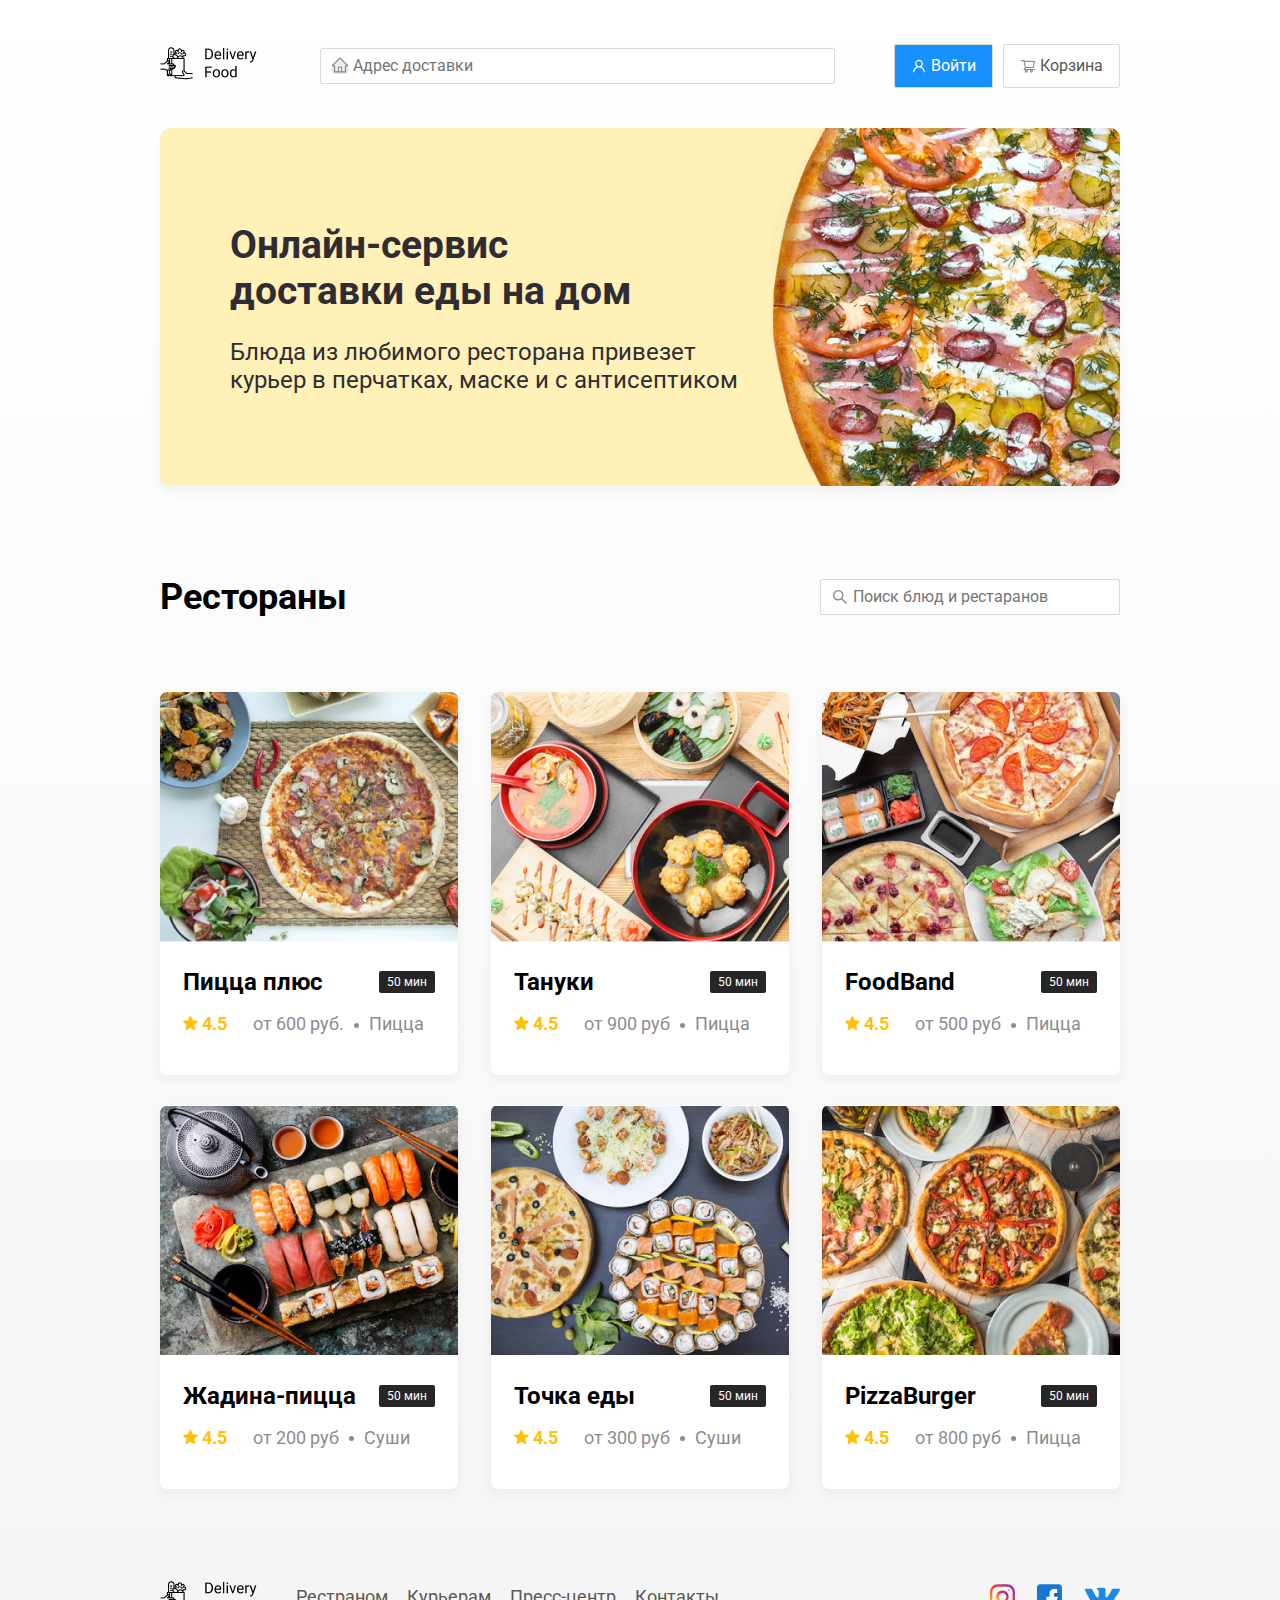
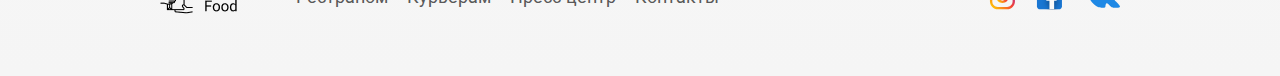
<file: index.html>
<!DOCTYPE html>
<html lang="en">
<head>
    <meta charset="UTF-8">
    <meta name="viewport" content="width=device-width, initial-scale=1.0">    
    <link href="https://fonts.googleapis.com/css2?family=Roboto:wght@400;700&display=swap" rel="stylesheet">
    <link rel="stylesheet" href="/style/normalize.css">
    <link rel="stylesheet" href="/style/style.css">
    <title>Delivery food</title>
</head>
<body>
    <div class="container">
        <header class="header"> 
            <a href="index.html" class="logo"><img src="/img/logo.png" alt="logo" > </a>
            <input type="text" placeholder="Адрес доставки" class="input input-adress" >              
            <div class="buttons">
                <button class="button button-primary">
                <img class="button-icon" src="/img/icon enter.svg" alt="вход">
                <span class="button-text">Войти</span>
                </button>
                <button class="button"> 
                <img class="button-icon" src="/img/icon basket.svg" alt="корзина">
                <span class="button-text">Корзина</span>
                </button>
            </div>            
        </header>
        <main class="main">
            <div class="container">
                <section class="promo">
                    <h1 class="promo-title">Онлайн-сервис <br> доставки еды на дом</h1>
                    <p class="promo-text">Блюда из любимого ресторана привезет курьер в перчатках, маске и с антисептиком</p>
                </section>
                <section class="restaraunts">
                    <div class="section-heading">
                        <h2 class="section-title">Рестораны</h2>
                        <input type="text" class="input input-search" placeholder="Поиск блюд и рестаранов">
                    </div>        
                <div class="cards">
                    <a href="restaurant.html" class="card">
                        <img src="/img/cards/image1.jpg" alt="" class="card-image">
                        <div class="card-text">
                            <div class="card-heading">
                                <h3 class="card-title">Пицца плюс</h3>
                                <span class="card-tag tag"> 50 мин</span>
                            </div>
                            <!-- /.card-heading -->
                            <div class="card-info">
                                <div class="rating">
                                    <img src="/img/cards/reting.svg" alt="">
                                    4.5</div>
                                <div class="price">от 600 руб.</div>
                                <div class="category">Пицца</div>
                            </div>
                            <!-- /.card-info -->
                        </div>
                        <!-- /.card-text -->
                    </a>
                    <!-- /.card -->
                    <a href="#" class="card">
                        <img src="/img/cards/image2.jpg" alt="" class="card-image">
                        <div class="card-text">
                            <div class="card-heading">
                                <h3 class="card-title">Тануки</h3>
                                <span class="card-tag tag">50 мин</span>
                            </div>
                            <!-- /.card-heading -->
                            <div class="card-info">
                                <div class="rating">
                                    <img src="/img/cards/reting.svg" alt="">
                                    4.5</div>
                                <div class="price">от 900 руб</div>
                                <div class="category">Пицца</div>
                            </div>
                            <!-- /.card-info -->
                        </div>
                        <!-- /.card-text -->
                    </a>
                    <!-- /.card -->
                    <a href="#" class="card">
                        <img src="/img/cards/image3.jpg" alt="" class="card-image">
                        <div class="card-text">
                            <div class="card-heading">
                                <h3 class="card-title">FoodBand</h3>
                                <span class="card-tag tag"> 50 мин</span>
                            </div>
                            <!-- /.card-heading -->
                            <div class="card-info">
                                <div class="rating">
                                    <img src="/img/cards/reting.svg" alt="">
                                    4.5</div>
                                <div class="price">от 500 руб</div>
                                <div class="category">Пицца</div>
                            </div>
                            <!-- /.card-info -->
                        </div>
                        <!-- /.card-text -->
                    </a>
                    <!-- /.card -->
                    <a href="#" class="card">
                        <img src="/img/cards/image4.jpg" alt="" class="card-image">
                        <div class="card-text">
                            <div class="card-heading">
                                <h3 class="card-title">Жадина-пицца</h3>
                                <span class="card-tag tag">50 мин</span>
                            </div>
                            <!-- /.card-heading -->
                            <div class="card-info">
                                <div class="rating">
                                    <img src="/img/cards/reting.svg" alt="">
                                    4.5</div>
                                <div class="price">от 200 руб</div>
                                <div class="category">Суши</div>
                            <!-- /.card-info -->
                        </div>
                        <!-- /.card-text -->
                    </div>
                    <!-- /.card -->
                </a>
                <!-- /.cards -->
                <a href="#" class="card">
                        <img src="/img/cards/image5.jpg" alt="" class="card-image">
                        <div class="card-text">
                            <div class="card-heading">
                                <h3 class="card-title">Точка еды</h3>
                                <span class="card-tag tag"> 50 мин</span>
                            </div>
                            <!-- /.card-heading -->
                            <div class="card-info">
                                <div class="rating">
                                    <img src="/img/cards/reting.svg" alt="">
                                    4.5</div>
                                <div class="price">от 300 руб</div>
                                <div class="category">Суши</div>
                            </div>
                            <!-- /.card-info -->
                        </div>
                        <!-- /.card-text -->
                    </a>
                    <!-- /.card -->
                    <a href="#" class="card">
                        <img src="/img/cards/image6.jpg" alt="" class="card-image">
                        <div class="card-text">
                            <div class="card-heading">
                                <h3 class="card-title">PizzaBurger</h3>
                                <span class="card-tag tag">50 мин</span>
                            </div>
                            <!-- /.card-heading -->
                            <div class="card-info">
                                <div class="rating">
                                    <img src="/img/cards/reting.svg" alt="">
                                    4.5</div>
                                <div class="price">от 800 руб</div>
                                <div class="category">Пицца</div>
                            </div>
                            <!-- /.card-info -->
                        </div>
                        <!-- /.card-text -->
                    </a>
                    <!-- /.card -->
                </div>
                </section>
                <!-- /.cards -->
            </div>
            <!-- /.container -->
        </main>
        <!-- /.main -->
        <footer class="footer">
            <div class="container">
                <div class="footer-block">
                    <img class="footer-logo" src="/img/logo.png" alt="">
                    <nav class="footer-nav">
                        <a href="#" class="footer-link">Рестраном</a>
                        <a href="#" class="footer-link">Курьерам</a>
                        <a href="#" class="footer-link">Пресс-центр</a>
                        <a href="#" class="footer-link">Контакты</a>
                    </nav>
                    <div class="social-link">
                        <a href="#" class="social-link"><img src="/img/footer/insagram.svg" alt=""></a>
                        <a href="#" class="social-link"><img src="/img/footer/fee.svg" alt=""></a>
                        <a href="#" class="social-link"><img src="/img/footer/vk.svg" alt=""></a>
                    </div>
                </div>
            </div>
        </footer>
    </div>
    
     
</body>
</html>
</file>
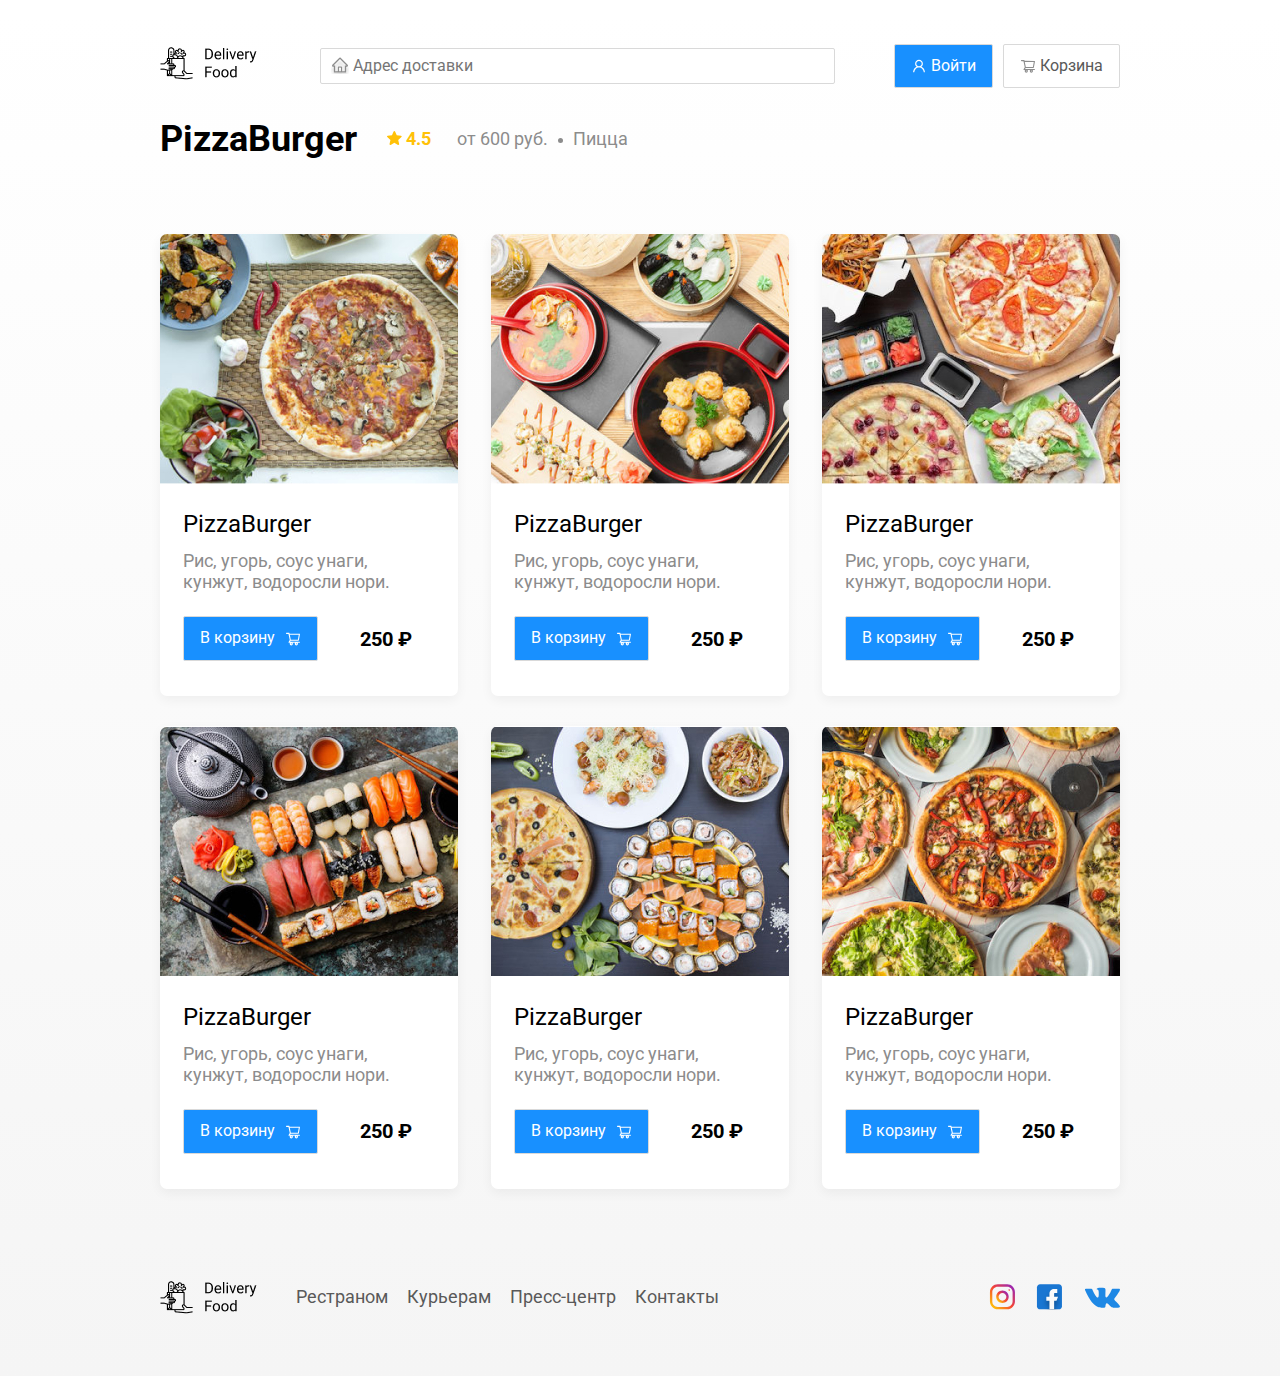
<file: restaurant.html>
<!DOCTYPE html>
<html lang="en">
<head>
    <meta charset="UTF-8">
    <meta name="viewport" content="width=device-width, initial-scale=1.0">    
    <link href="https://fonts.googleapis.com/css2?family=Roboto:wght@400;700&display=swap" rel="stylesheet">
    <link rel="stylesheet" href="/style/normalize.css">
    <link rel="stylesheet" href="/style/animate.min.css">
    <link rel="stylesheet" href="/style/style.css">
    <title>PizzaBurger</title>
</head>
<body>
    <div class="container">
        <header class="header"> 
            <a href="index.html" class="logo animate__animated animate__bounce"><img src="/img/logo.png" alt="logo" > </a>
            <input type="text" placeholder="Адрес доставки" class="input input-adress" >              
            <div class="buttons">
                <button class="button button-primary">
                <img class="button-icon" src="/img/icon enter.svg" alt="вход">
                <span class="button-text">Войти</span>
                </button>
                <button class="button" id="card-button"> 
                <img class="button-icon" src="/img/icon basket.svg" alt="корзина">
                <span class="button-text">Корзина</span>
                </button>
            </div>            
        </header>
        <main class="main">
            <div class="container">
                <section class="restaraunts">
                    <div class="section-heading">
                        <h2 class="section-title">PizzaBurger</h2>
                        <div class="card-info">
                            <div class="rating">
                                <img src="/img/cards/reting.svg" alt="">
                                4.5</div>
                            <div class="price">от 600 руб.</div>
                            <div class="category">Пицца</div>
                        </div>
                    </div>        
                    <div class="cards">
                       
                        <div class="card wow animate__animated animate__fadeInUp " data-wow-delay='0.2s'>
                            <img src="/img/cards/image1.jpg" alt="" class="card-image">
                            <div class="card-text">
                                <div class="card-heading">
                                    <h3 class="card-title card-title-reg">PizzaBurger</h3>                                    
                                </div>                                
                                <div class="card-info">
                                    <div class="ingredients">Рис, угорь, соус унаги, кунжут, водоросли нори.</div>                        
                                </div>     
                                <div class="card-buttons">
                                    <button class="button button-primary">
                                        <span class="button-card-text">В корзину</span> 
                                        <img src="/img/cards/rectoraun-cards/button-rest.svg" alt="" class="buttom-card-img">
                                    </button>
                                    <strong class="card-price-bold">250 ₽</strong>
                                </div>
                            </div> 
                        </div>
                        <div class="card  wow animate__animated animate__fadeInUp"data-wow-delay='0.4s' >
                            <img src="/img/cards/image2.jpg" alt="" class="card-image">
                            <div class="card-text">
                                <div class="card-heading">
                                    <h3 class="card-title card-title-reg">PizzaBurger</h3>                                    
                                </div>                                
                                <div class="card-info">
                                    <div class="ingredients">Рис, угорь, соус унаги, кунжут, водоросли нори.</div>                        
                                </div>     
                                <div class="card-buttons">
                                    <button class="button button-primary">
                                        <span class="button-card-text">В корзину</span> 
                                        <img src="/img/cards/rectoraun-cards/button-rest.svg" alt="" class="buttom-card-img">
                                    </button>
                                    <strong class="card-price-bold">250 ₽</strong>
                                </div>
                            </div> 
                        </div>
                        <div class="card  wow animate__animated animate__fadeInUp" data-wow-delay='0.6s'>
                            <img src="/img/cards/image3.jpg" alt="" class="card-image">
                            <div class="card-text">
                                <div class="card-heading">
                                    <h3 class="card-title card-title-reg">PizzaBurger</h3>                                    
                                </div>                                
                                <div class="card-info">
                                    <div class="ingredients">Рис, угорь, соус унаги, кунжут, водоросли нори.</div>                        
                                </div>     
                                <div class="card-buttons">
                                    <button class="button button-primary">
                                        <span class="button-card-text">В корзину</span> 
                                        <img src="/img/cards/rectoraun-cards/button-rest.svg" alt="" class="buttom-card-img">
                                    </button>
                                    <strong class="card-price-bold">250 ₽</strong>
                                </div>
                            </div> 
                        </div>
                        <div class="card  wow animate__animated animate__fadeInUp " data-wow-delay='0.2s'>
                            <img src="/img/cards/image4.jpg" alt="" class="card-image">
                            <div class="card-text">
                                <div class="card-heading">
                                    <h3 class="card-title card-title-reg">PizzaBurger</h3>                                    
                                </div>                                
                                <div class="card-info">
                                    <div class="ingredients">Рис, угорь, соус унаги, кунжут, водоросли нори.</div>                        
                                </div>     
                                <div class="card-buttons">
                                    <button class="button button-primary">
                                        <span class="button-card-text">В корзину</span> 
                                        <img src="/img/cards/rectoraun-cards/button-rest.svg" alt="" class="buttom-card-img">
                                    </button>
                                    <strong class="card-price-bold">250 ₽</strong>
                                </div>
                            </div> 
                        </div>
                        <div class="card  wow animate__animated animate__fadeInUp " data-wow-delay='0.4s'>
                            <img src="/img/cards/image5.jpg" alt="" class="card-image">
                            <div class="card-text">
                                <div class="card-heading">
                                    <h3 class="card-title card-title-reg">PizzaBurger</h3>                                    
                                </div>                                
                                <div class="card-info">
                                    <div class="ingredients">Рис, угорь, соус унаги, кунжут, водоросли нори.</div>                        
                                </div>     
                                <div class="card-buttons">
                                    <button class="button button-primary">
                                        <span class="button-card-text">В корзину</span> 
                                        <img src="/img/cards/rectoraun-cards/button-rest.svg" alt="" class="buttom-card-img">
                                    </button>
                                    <strong class="card-price-bold">250 ₽</strong>
                                </div>
                            </div> 
                        </div>
                        <div class="card  wow animate__animated animate__fadeInUp" data-wow-delay="0.6s">
                            <img src="/img/cards/image6.jpg" alt="" class="card-image">
                            <div class="card-text">
                                <div class="card-heading">
                                    <h3 class="card-title card-title-reg">PizzaBurger</h3>                                    
                                </div>                                
                                <div class="card-info">
                                    <div class="ingredients">Рис, угорь, соус унаги, кунжут, водоросли нори.</div>                        
                                </div>     
                                <div class="card-buttons">
                                    <button class="button button-primary">
                                        <span class="button-card-text">В корзину</span> 
                                        <img src="/img/cards/rectoraun-cards/button-rest.svg" alt="" class="buttom-card-img">
                                    </button>
                                    <strong class="card-price-bold">250 ₽</strong>
                                </div>
                            </div> 
                        </div>

                    </div>    
                </section>              
            </div>        
        </main>
       
        <footer class="footer">
            <div class="container">
                <div class="footer-block">
                    <img class="footer-logo" src="/img/logo.png" alt="">
                    <nav class="footer-nav">
                        <a href="#" class="footer-link">Рестраном</a>
                        <a href="#" class="footer-link">Курьерам</a>
                        <a href="#" class="footer-link">Пресс-центр</a>
                        <a href="#" class="footer-link">Контакты</a>
                    </nav>
                    <div class="social-link">
                        <a href="#" class="social-link"><img src="/img/footer/insagram.svg" alt=""></a>
                        <a href="#" class="social-link"><img src="/img/footer/fee.svg" alt=""></a>
                        <a href="#" class="social-link"><img src="/img/footer/vk.svg" alt=""></a>
                    </div>
                </div>
            </div>
        </footer>
    </div>
    
    
    <div class="modal">
        <div class="modal-dialog">
            <div class="modal-header">
                <h3 class="modal-title">Корзина</h3>
                <button class="close">&times;</button>
            </div>     
                <!-- modal-header -->
             <div class="modal-body">
                <div class="food-row">
                    <span class="food-name">Ролл угорь стандарт</span>            
                    <strong class="food-price">250 ₽</strong>
                    <div class="food-counter">
                        <button class="counter-button">-</button>
                        <span class="counter">1</span>
                        <button class="counter-button">+</button>
                    </div>
                </div>
                <!-- /.foods-row -->
            </div>
            <div class="modal-body">
                <div class="food-row">
                    <span class="food-name">Ролл угорь стандарт</span>            
                    <strong class="food-price">250 ₽</strong>
                    <div class="food-counter">
                        <button class="counter-button">-</button>
                        <span class="counter">1</span>
                        <button class="counter-button">+</button>
                    </div>
                </div>
                <!-- /.foods-row -->
            </div>
            <div class="modal-body">
                <div class="food-row">
                    <span class="food-name">Ролл угорь стандарт</span>            
                    <strong class="food-price">250 ₽</strong>
                    <div class="food-counter">
                        <button class="counter-button">-</button>
                        <span class="counter">1</span>
                        <button class="counter-button">+</button>
                    </div>
                </div>
                <!-- /.foods-row -->
            </div>
            <div class="modal-body">
                <div class="food-row">
                    <span class="food-name">Ролл угорь стандарт</span>            
                    <strong class="food-price">250 ₽</strong>
                    <div class="food-counter">
                        <button class="counter-button">-</button>
                        <span class="counter">1</span>
                        <button class="counter-button">+</button>
                    </div>
                </div>
                <!-- /.foods-row -->
            </div>
            <div class="modal-body">
                <div class="food-row">
                    <span class="food-name">Ролл угорь стандарт</span>            
                    <strong class="food-price">250 ₽</strong>
                    <div class="food-counter">
                        <button class="counter-button">-</button>
                        <span class="counter">1</span>
                        <button class="counter-button">+</button>
                    </div>
                </div>
                <!-- /.foods-row -->
            </div>
            <div class="modal-footer">
                <span class="modal-pricetag">1250 ₽</span>
                <div class="footer-buttons">
                    <button class="button button-primary">Оформить заказ</button>
                    <button class="button">Отмена</button>
                </div>
            </div>
        <!-- /.modal-dialog -->
        </div>
    </div>
    <script src="/js/wow.min.js"></script>
    <script src="/js/main.js"></script>    
</body>
</html>
</file>
<file: style/style.css>
*{
    box-sizing: border-box;    
}

body{
    font-family: 'Roboto', sans-serif;
    padding-top: 44px; background: linear-gradient(180deg, rgba(245, 245, 245, 0) 1.04%, #F5F5F5 100%);
}

.container{
    max-width: 1200px;
    margin: auto;
}

.header{
    display: flex;
    align-items: center;
    justify-content: space-between;
}

.input{
    background: #FFFFFF;
    border: 1px solid #D9D9D9;
    border-radius: 2px;
    font-size: 16px;
    padding: 8px;
    padding: 8px 12px 8px 32px;
    background-repeat: no-repeat;
    background-position: left 10px center;
}

.input-adress{
    flex: 0.8;
    background-image: url(/img/serch-input.png);
}

.input-search{
    width: 300px; 
    background-image: url(/img/search.svg);    
    margin-left: auto;
}

.buttons{
    display: flex;
}

.button{
    display: flex;
    align-items: center;
    padding: 9px 16px;
    background: #FFFFFF;
    border: 1px solid #D9D9D9;
    box-sizing: border-box;
    box-shadow: 0px 0px 2px rgba(0, 0, 0, 0.0015);
    border-radius: 2px;
    color: #595959;
}

.button-primary{
    background: #1890FF;
    color: #fff;
    margin-right: 10px;
}

.button-icon{
    margin-right: 4px;
}

.button-text{
    vertical-align: super;
}

.button-card-text{
    margin-right: 10px;
}

/********************* section-promo *********************/



.section-heading{
    display: flex;
    align-items: center;
}

.promo{
    box-shadow:0px 7px 12px rgba(158, 158, 163, 0.1);
    background: #FFF1B8 url(/img/promo-img3.png) no-repeat top -132px right -144px / 650px;  
    border-radius: 10px;
    padding: 68px 70px;
    margin-top: 40px;
    margin-bottom: 60px;
}

.promo-title{
    font-style: normal;
    font-weight: bold;
    font-size: 39px;
    line-height: 46px;
    color: #302C34;
    margin-bottom: 15px;
}

.promo-text{
    max-width: 538px;
    font-style: normal;
    font-weight: normal;
    font-size: 24px;
    line-height: 28px;
    color: #302C34;
}

.section-title{
    font-size: 36px;
    line-height: 42px;
    color: #000000;
    margin-right: 30px;
}

/*************** section-cards *******************/

.cards{
    display: flex;
    align-items: flex-start;
    justify-content: space-between;
    flex-wrap: wrap;
    margin-top: 44px;
}

.card{
    background: #fff;
    box-shadow: 0px 4px 12px rgba(0, 0, 0, 0.05);
    border-radius: 7px;
    overflow: hidden;
    margin-bottom: 30px;
    flex-basis: 31%;
    text-decoration: none;
}

.card-image{
    width: 384px;
    height: 250px;
    object-fit: cover;
}

.card-text{
    padding: 20px 23px 35px 23px;
}

.card-heading{
    display: flex;
    align-items: center;
    justify-content: space-between;
    margin-bottom: 10px;
}

.card-title{
    margin: 0;
    font-weight: bold;
    font-size: 24px;
    line-height: 32px;
    color: #000000;
}

.card-title-reg{
    font-weight: normal;
    font-size: 24px;
}

.card-tag{
    font-style: normal;
    font-weight: normal;
    font-size: 12px;
    line-height: 20px;
    color: #FFFFFF;
    background: #262626;
    border-radius: 2px;
    padding: 1px 8px;
}

.card-info{
    display: flex;
    align-items: center;
    flex-wrap: wrap;
    justify-content: flex-start;
}

.card-price-bold{
    font-weight: bold;
    font-size: 20px;
    line-height: 32px;
    margin-left: 32px;
}

.card-buttons{
    display: flex;
    justify-content: flex-start;
    align-items: center;
    margin-top: 24px;
}

.rating{    
    font-weight: bold;
    font-size: 18px;
    line-height: 32px;
    margin-right: 26px;
    color: #FFC107;
}

.price, .category{
    font-size: 18px;
    line-height: 32px;
    color: #8C8C8C;
}

.price{
    margin-right:10px;
}

.category{
    text-overflow: ellipsis;
    overflow: hidden;
    white-space: nowrap;
    max-width: 150px;
}

.price::after{
    content: '';
    width: 5px;
    height: 5px;
    border-radius: 50%;
    background: #8C8C8C;
    display: inline-block;
    vertical-align: middle;
    margin-left: 10px;
}



/********************** restaunt ***************/


.ingredients{
    font-size: 18px;
    line-height: 21px;
    color: #8C8C8C;
}


/******************* footer **************************/


.footer{
    margin: 60px 0;
}

.footer-block{
    display: flex;
    align-items: center;
    justify-content: space-between;
}

.footer-nav{
    margin-right: auto;
    margin-left: 35px;
}


.footer-link{
    display: inline-block;
    text-decoration: none;
    font-weight: normal;
    font-size: 18px;
    line-height: 21px;
    color: #595959;
}

.footer-link:not(:last-child){
    margin-right: 15px;
}

.social-link{
    display: flex;
    align-items: center;
}

.social-link:not(:last-child){
    margin-right: 21px;
}

/*********************** modal ************************/

.modal{
    position: fixed;
    display: flex;
    left: 0;
    top: 0;
    width: 100%;
    height: 100%;
    background: rgba(0, 0, 0, 0.4);
    display: none;
}

.is-open{
    display: flex;
}

.modal-dialog{
    max-width: 780px;
    width: 95%;
    min-height: 552px;
    background: #FFFFFF;
    border-radius: 5px;
    margin: auto;
    padding: 40px 45px;
}

.modal-header{
    display: flex;
    align-items: center;
    justify-content: space-between;
    margin-bottom: 45px;
}

.modal-title{
    margin: 0;
    font-weight: bold;
    font-size: 36px;
    line-height: 42px;
    color: #000000;
}

.close{
    font-size: 36px;
    border: none;
    background: transparent;
}

.food-price{
    margin-left: auto;
    margin-right: 47px;
}

.food-row{
    display: flex;
    align-items: center;
    justify-content: space-between;
    padding-bottom: 8px;
    border-bottom: 1px solid #D9D9D9;
    margin-bottom: 15px;
}

.food-name{
    font-weight: normal;
    font-size: 18px;
    line-height: 32px;
    color: #000000;
}

.food-price{
    font-style: normal;
    font-weight: bold;
    font-size: 20px;
    line-height: 32px;
    color: #000000;
}

.counter-button{
    background: #FFFFFF;
    border: 1px solid #40A9FF;
    box-sizing: border-box;
    border-radius: 2px;
    color:  #40A9FF;
    font-size: 14px;
    padding: 5px 16px;
}

.counter{
    font-weight: normal;
    font-size: 16px;
    line-height: 24px;
    color: #000;
    padding: 0 13px;
}

.modal-footer{
    display: flex;
    align-items: center;
    justify-content: space-between;
    margin-top: 48px;
}

.modal-pricetag{
    font-weight: bold;
    font-size: 20px;
    line-height: 23px;
    color: #FAFAFA;
    background: #262626;
    border-radius: 5px;
    border: none;
    padding: 15px 20px;
}

.footer-buttons{
    display: flex;
}

/************** @media ************/


@media(max-width: 1366px) {
    .container{
        max-width: 960px;
    }

    .promo{
        background-position: center right -400px;
        background-size: 750px;
    }
}

@media(max-width: 992px){
    .container{
        max-width: 750px;
    }

    .promo{
        padding: 50px;
        background-size: 500px;
        background-position: center right -300px;
    }

    .promo-text{
        font-size: 18px;
        max-width: 400px;
    }

    .card{
        flex-basis: 49%;
    }

    .footer-link{
        font-size: 16px;
    }
}

@media(max-width:768px){
    .container{
        max-width: 560px;
    }  

    .promo{
        background-size: 450px;
        background-position: bottom -50px right -300px;
    }

    .promo-title{
        font-size: 24px;
        line-height: 1.2;
    }

    .promo-text{
        margin-top: 0;
    }

    .card-info{
        flex-wrap: wrap;
    }

    .card.rating{
        flex-basis: 100%;
    }

    .card-title{
        font-size: 18px;
    }
}

@media(max-width: 578px){
    .container{
        width: 90%;
    }

    .header{
        flex-wrap: wrap;
    }

    .input-adress{
        order: 5;
        flex: 1;
        margin-top: 15px;
    }
    .promo{
        background-image: none;
    }

    .promo-title{
        margin-bottom: 10px;
    }
    .section-title{
        font-size: 20px;
    }

    .card{
        flex-basis: 100%;
    }

    .card-image{
        width: 100%;
    }

    .footer-nav{
        margin-left: 15px;
        order: 0;
    }

    .footer{
        margin: 30px 0;
    }
    
    .footer-block{
        align-items: flex-start;
    }

    .footer-logo{
        order: 1;
    }

    .social-link{
        order: 2;
    }

}

@media(max-width:480px){

    .button-text{
        display: none;
    }
    
    .button{
        min-height: 40px;
    }

    .button-icon{
        margin-right: 0;
    }

    .promo{
        padding: 20px;
    }

    .section-heading{
        flex-wrap: wrap;
    }

    .footer-block{
        flex-wrap: wrap;
        flex-direction: column;
        align-items: center;
    }

    .footer-logo{
        order: 0;
        margin-bottom: 20x;
    }

    .footer-nav{
        display: contents;
        margin-bottom: 20px;
        text-align: center;
    }

    .footer-link{
        margin-right: 0;
    }

    .footer-link:not(:last-child){
        margin-right: 0;
    }


}
</file>
